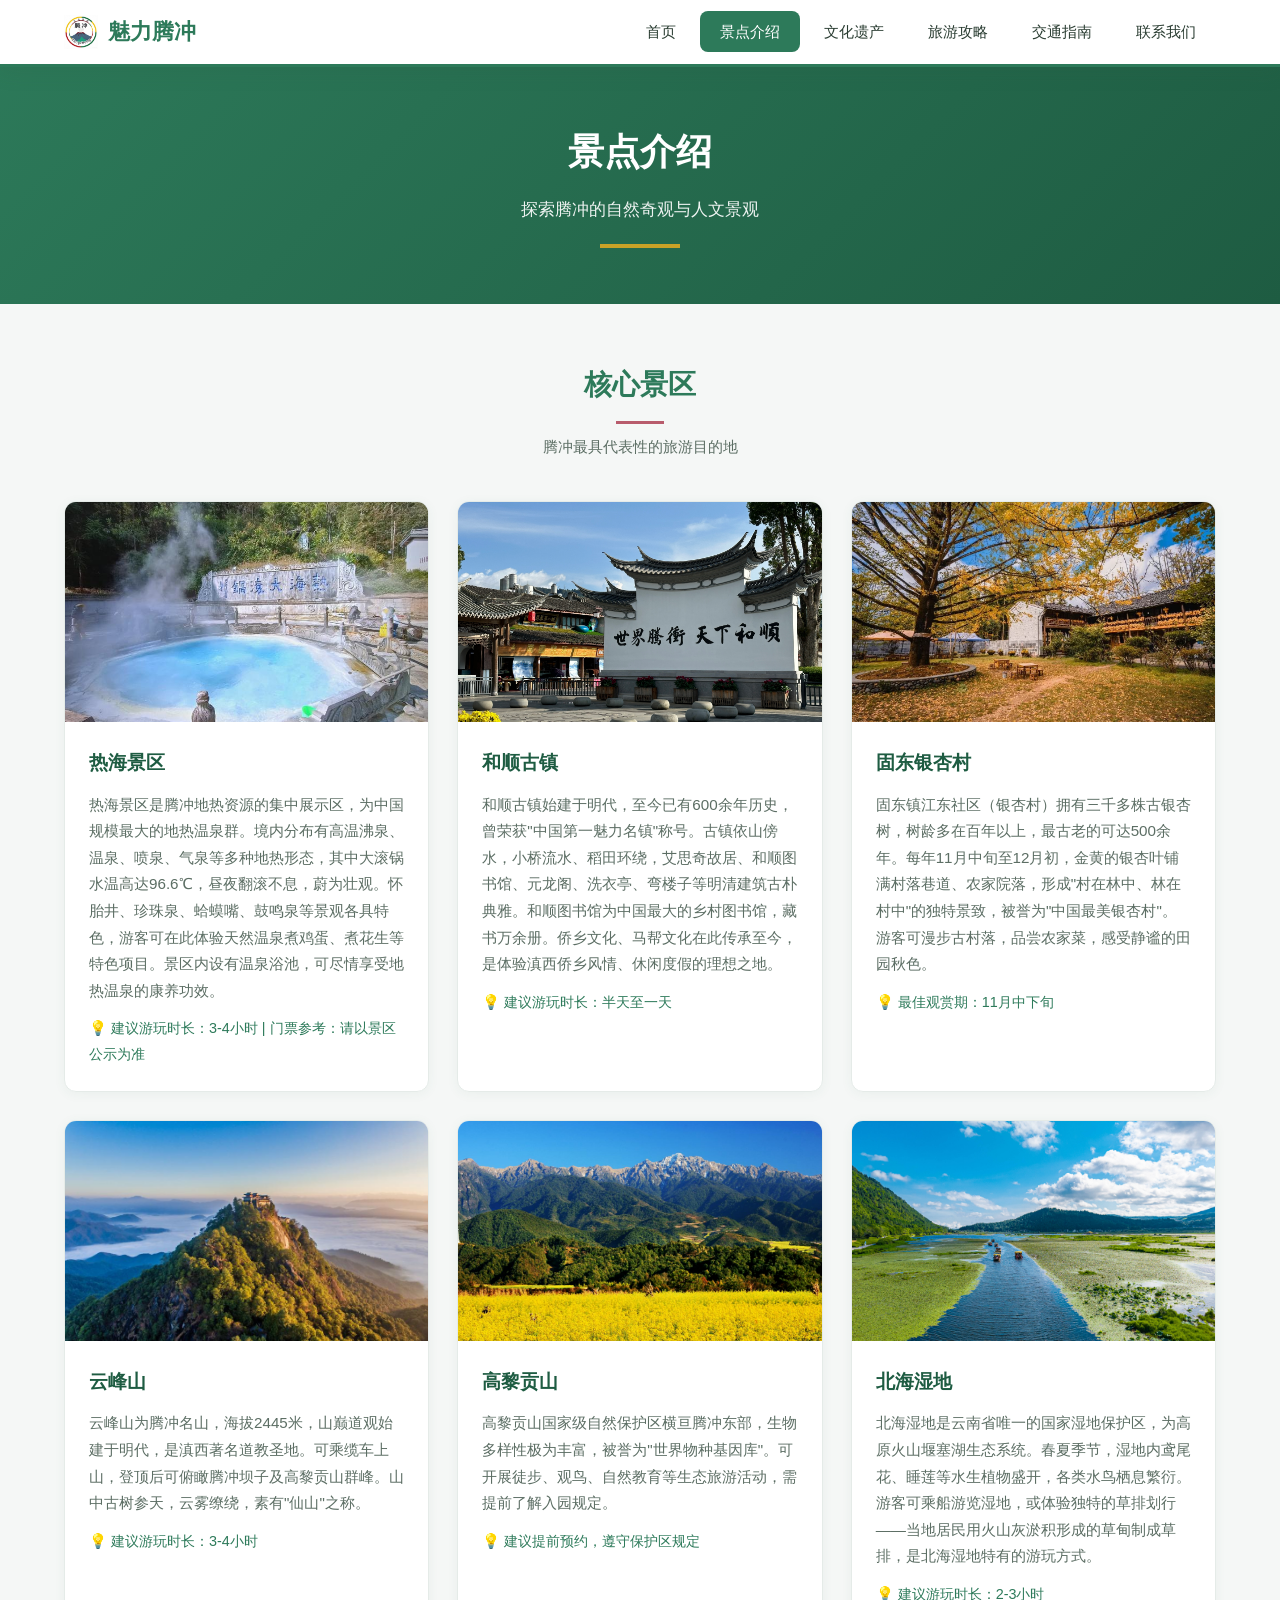
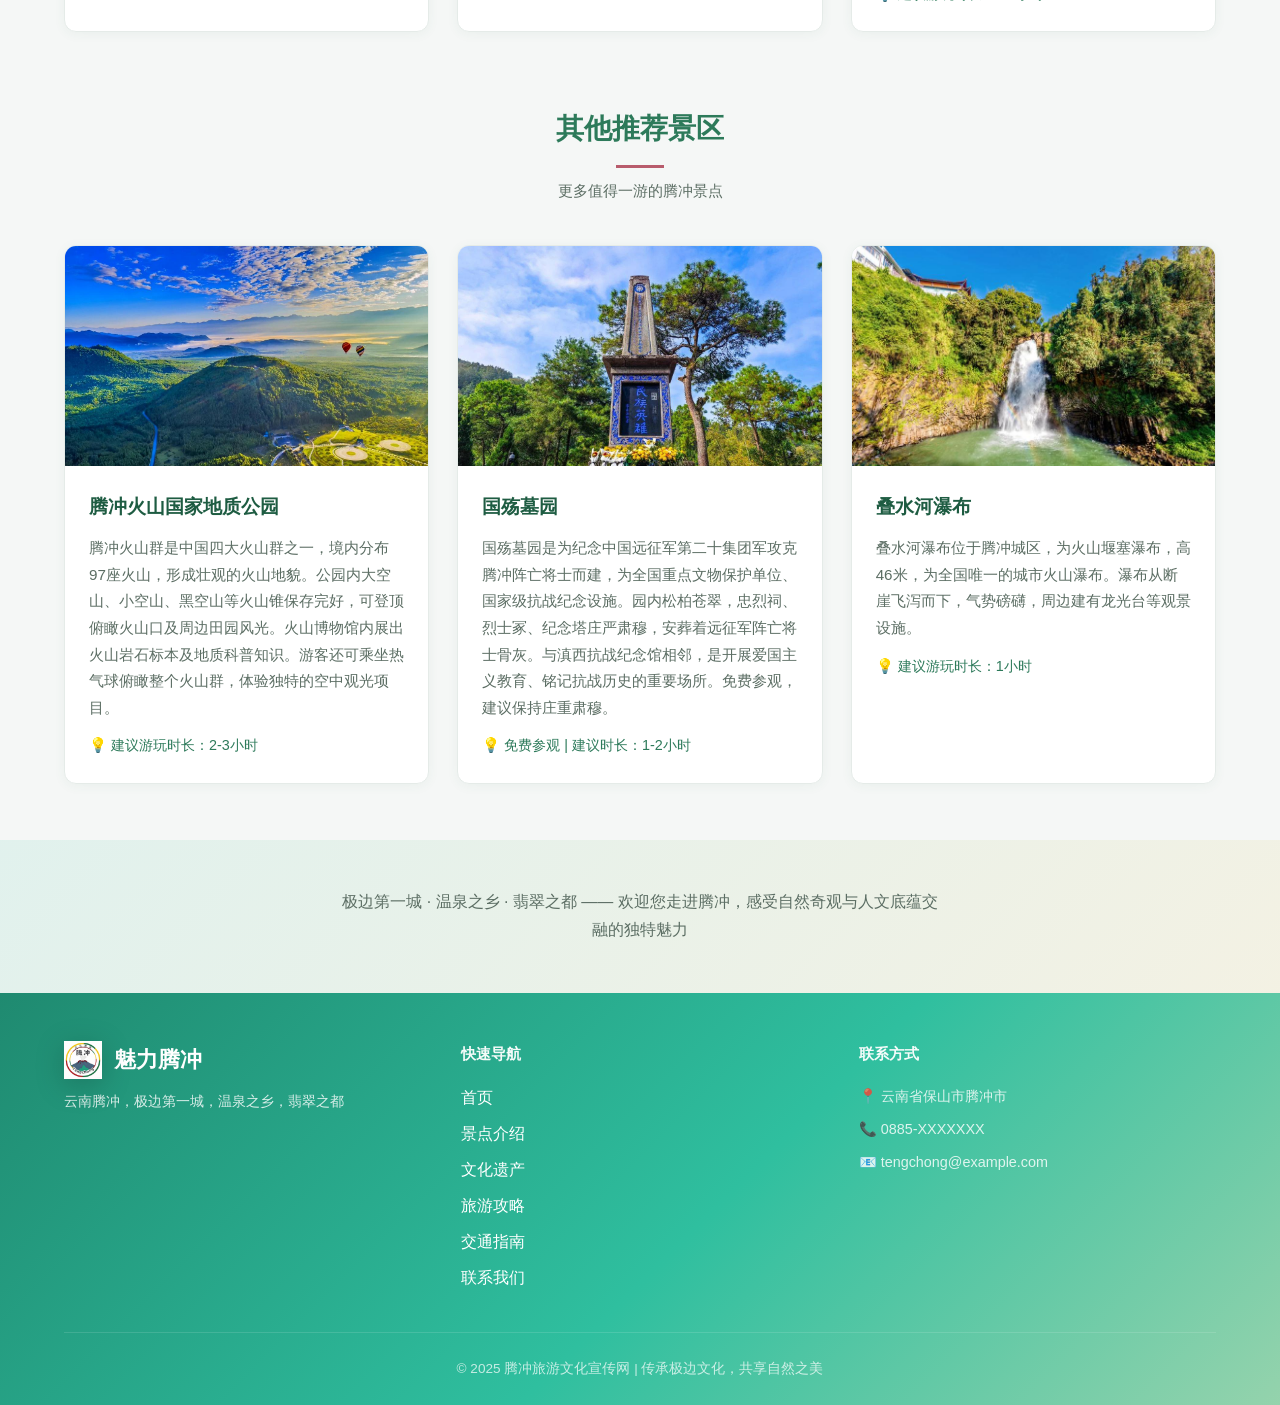
<file: attractions.html>
<!DOCTYPE html>
<html lang="zh-CN">
<head>
    <meta charset="UTF-8">
    <meta name="viewport" content="width=device-width, initial-scale=1.0">
    <title>景点介绍 - 魅力腾冲</title>
    <link rel="stylesheet" href="css/style.css">
    <link rel="stylesheet" href="css/components.css">
</head>
<body data-page="attractions">
    <div id="nav-placeholder"></div>

    <header class="page-header">
        <h1>景点介绍</h1>
        <p>探索腾冲的自然奇观与人文景观</p>
    </header>

    <section class="container">
        <div class="section-title reveal">
            <h2>核心景区</h2>
            <p>腾冲最具代表性的旅游目的地</p>
        </div>
        <div class="card-grid">
            <article class="card reveal" id="hotspring">
                <div class="card-img">
                    <img src="images/attraction-hotspring.jpg" alt="热海景区">
                </div>
                <div class="card-body">
                    <h3 class="card-title">热海景区</h3>
                    <p class="card-text">热海景区是腾冲地热资源的集中展示区，为中国规模最大的地热温泉群。境内分布有高温沸泉、温泉、喷泉、气泉等多种地热形态，其中大滚锅水温高达96.6℃，昼夜翻滚不息，蔚为壮观。怀胎井、珍珠泉、蛤蟆嘴、鼓鸣泉等景观各具特色，游客可在此体验天然温泉煮鸡蛋、煮花生等特色项目。景区内设有温泉浴池，可尽情享受地热温泉的康养功效。</p>
                    <p class="card-text" style="margin-top: 12px; font-size: 0.9rem; color: var(--primary);">💡 建议游玩时长：3-4小时 | 门票参考：请以景区公示为准</p>
                </div>
            </article>
            <article class="card reveal" id="heshun">
                <div class="card-img">
                    <img src="images/attraction-heshun.jpg" alt="和顺古镇">
                </div>
                <div class="card-body">
                    <h3 class="card-title">和顺古镇</h3>
                    <p class="card-text">和顺古镇始建于明代，至今已有600余年历史，曾荣获"中国第一魅力名镇"称号。古镇依山傍水，小桥流水、稻田环绕，艾思奇故居、和顺图书馆、元龙阁、洗衣亭、弯楼子等明清建筑古朴典雅。和顺图书馆为中国最大的乡村图书馆，藏书万余册。侨乡文化、马帮文化在此传承至今，是体验滇西侨乡风情、休闲度假的理想之地。</p>
                    <p class="card-text" style="margin-top: 12px; font-size: 0.9rem; color: var(--primary);">💡 建议游玩时长：半天至一天</p>
                </div>
            </article>
            <article class="card reveal" id="ginkgo">
                <div class="card-img">
                    <img src="images/attraction-ginkgo.jpg" alt="银杏村">
                </div>
                <div class="card-body">
                    <h3 class="card-title">固东银杏村</h3>
                    <p class="card-text">固东镇江东社区（银杏村）拥有三千多株古银杏树，树龄多在百年以上，最古老的可达500余年。每年11月中旬至12月初，金黄的银杏叶铺满村落巷道、农家院落，形成"村在林中、林在村中"的独特景致，被誉为"中国最美银杏村"。游客可漫步古村落，品尝农家菜，感受静谧的田园秋色。</p>
                    <p class="card-text" style="margin-top: 12px; font-size: 0.9rem; color: var(--primary);">💡 最佳观赏期：11月中下旬</p>
                </div>
            </article>
            <article class="card reveal" id="yunfeng">
                <div class="card-img">
                    <img src="images/attraction-yunfeng.jpg" alt="云峰山">
                </div>
                <div class="card-body">
                    <h3 class="card-title">云峰山</h3>
                    <p class="card-text">云峰山为腾冲名山，海拔2445米，山巅道观始建于明代，是滇西著名道教圣地。可乘缆车上山，登顶后可俯瞰腾冲坝子及高黎贡山群峰。山中古树参天，云雾缭绕，素有"仙山"之称。</p>
                    <p class="card-text" style="margin-top: 12px; font-size: 0.9rem; color: var(--primary);">💡 建议游玩时长：3-4小时</p>
                </div>
            </article>
            <article class="card reveal" id="gaoligong">
                <div class="card-img">
                    <img src="images/attraction-gaoligong.jpg" alt="高黎贡山">
                </div>
                <div class="card-body">
                    <h3 class="card-title">高黎贡山</h3>
                    <p class="card-text">高黎贡山国家级自然保护区横亘腾冲东部，生物多样性极为丰富，被誉为"世界物种基因库"。可开展徒步、观鸟、自然教育等生态旅游活动，需提前了解入园规定。</p>
                    <p class="card-text" style="margin-top: 12px; font-size: 0.9rem; color: var(--primary);">💡 建议提前预约，遵守保护区规定</p>
                </div>
            </article>
            <article class="card reveal" id="wetland">
                <div class="card-img">
                    <img src="images/attraction-wetland.jpg" alt="北海湿地">
                </div>
                <div class="card-body">
                    <h3 class="card-title">北海湿地</h3>
                    <p class="card-text">北海湿地是云南省唯一的国家湿地保护区，为高原火山堰塞湖生态系统。春夏季节，湿地内鸢尾花、睡莲等水生植物盛开，各类水鸟栖息繁衍。游客可乘船游览湿地，或体验独特的草排划行——当地居民用火山灰淤积形成的草甸制成草排，是北海湿地特有的游玩方式。</p>
                    <p class="card-text" style="margin-top: 12px; font-size: 0.9rem; color: var(--primary);">💡 建议游玩时长：2-3小时</p>
                </div>
            </article>
        </div>

        <div class="section-title reveal" style="margin-top: 72px;">
            <h2>其他推荐景区</h2>
            <p>更多值得一游的腾冲景点</p>
        </div>
        <div class="card-grid">
            <article class="card reveal" id="volcano">
                <div class="card-img">
                    <img src="images/attraction-volcano.jpg" alt="火山公园">
                </div>
                <div class="card-body">
                    <h3 class="card-title">腾冲火山国家地质公园</h3>
                    <p class="card-text">腾冲火山群是中国四大火山群之一，境内分布97座火山，形成壮观的火山地貌。公园内大空山、小空山、黑空山等火山锥保存完好，可登顶俯瞰火山口及周边田园风光。火山博物馆内展出火山岩石标本及地质科普知识。游客还可乘坐热气球俯瞰整个火山群，体验独特的空中观光项目。</p>
                    <p class="card-text" style="margin-top: 12px; font-size: 0.9rem; color: var(--primary);">💡 建议游玩时长：2-3小时</p>
                </div>
            </article>
            <article class="card reveal" id="memorial">
                <div class="card-img">
                    <img src="images/attraction-memorial.jpg" alt="国殇墓园">
                </div>
                <div class="card-body">
                    <h3 class="card-title">国殇墓园</h3>
                    <p class="card-text">国殇墓园是为纪念中国远征军第二十集团军攻克腾冲阵亡将士而建，为全国重点文物保护单位、国家级抗战纪念设施。园内松柏苍翠，忠烈祠、烈士冢、纪念塔庄严肃穆，安葬着远征军阵亡将士骨灰。与滇西抗战纪念馆相邻，是开展爱国主义教育、铭记抗战历史的重要场所。免费参观，建议保持庄重肃穆。</p>
                    <p class="card-text" style="margin-top: 12px; font-size: 0.9rem; color: var(--primary);">💡 免费参观 | 建议时长：1-2小时</p>
                </div>
            </article>
            <article class="card reveal" id="dieshui">
                <div class="card-img">
                    <img src="images/attraction-dieshui.jpg" alt="叠水河瀑布">
                </div>
                <div class="card-body">
                    <h3 class="card-title">叠水河瀑布</h3>
                    <p class="card-text">叠水河瀑布位于腾冲城区，为火山堰塞瀑布，高46米，为全国唯一的城市火山瀑布。瀑布从断崖飞泻而下，气势磅礴，周边建有龙光台等观景设施。</p>
                    <p class="card-text" style="margin-top: 12px; font-size: 0.9rem; color: var(--primary);">💡 建议游玩时长：1小时</p>
                </div>
            </article>
        </div>
    </section>

    <div id="footer-placeholder"></div>

    <script src="components/nav.js"></script>
    <script src="components/footer.js"></script>
    <script src="js/main.js"></script>
</body>
</html>
</file>
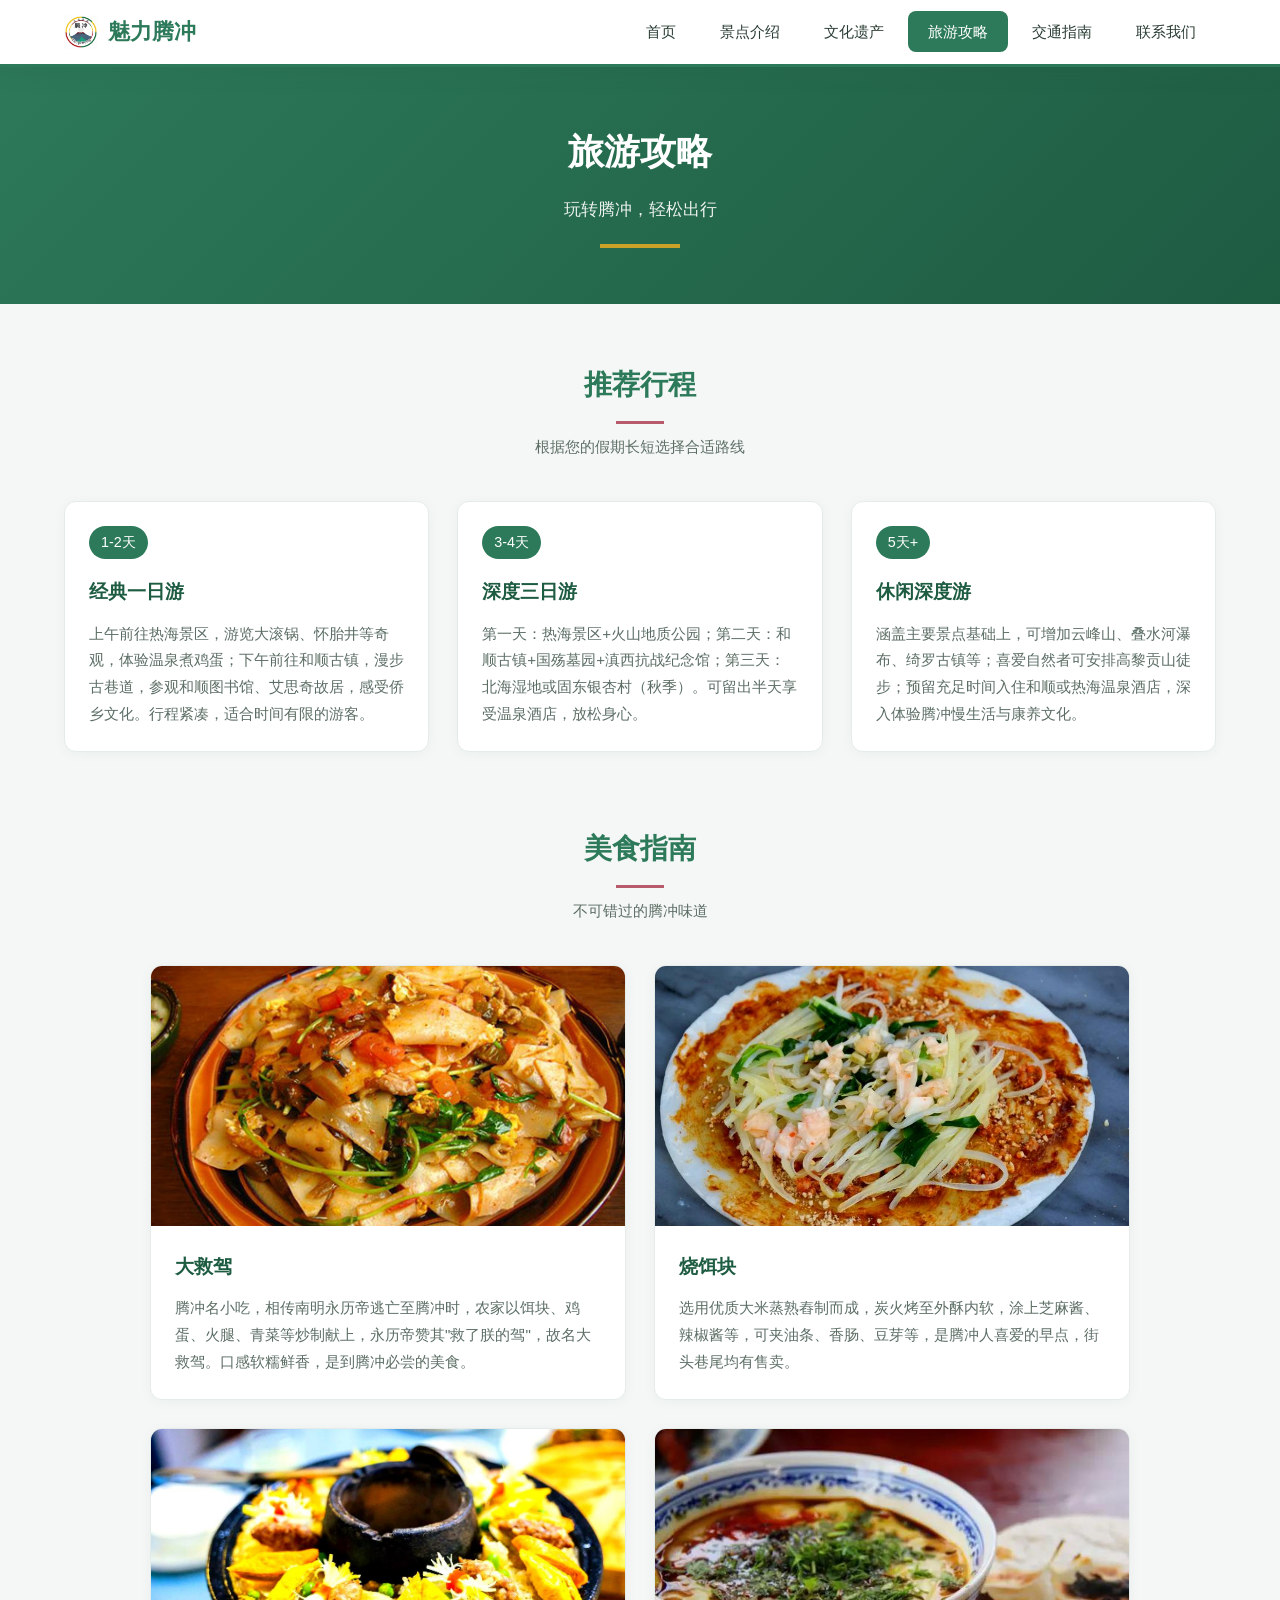
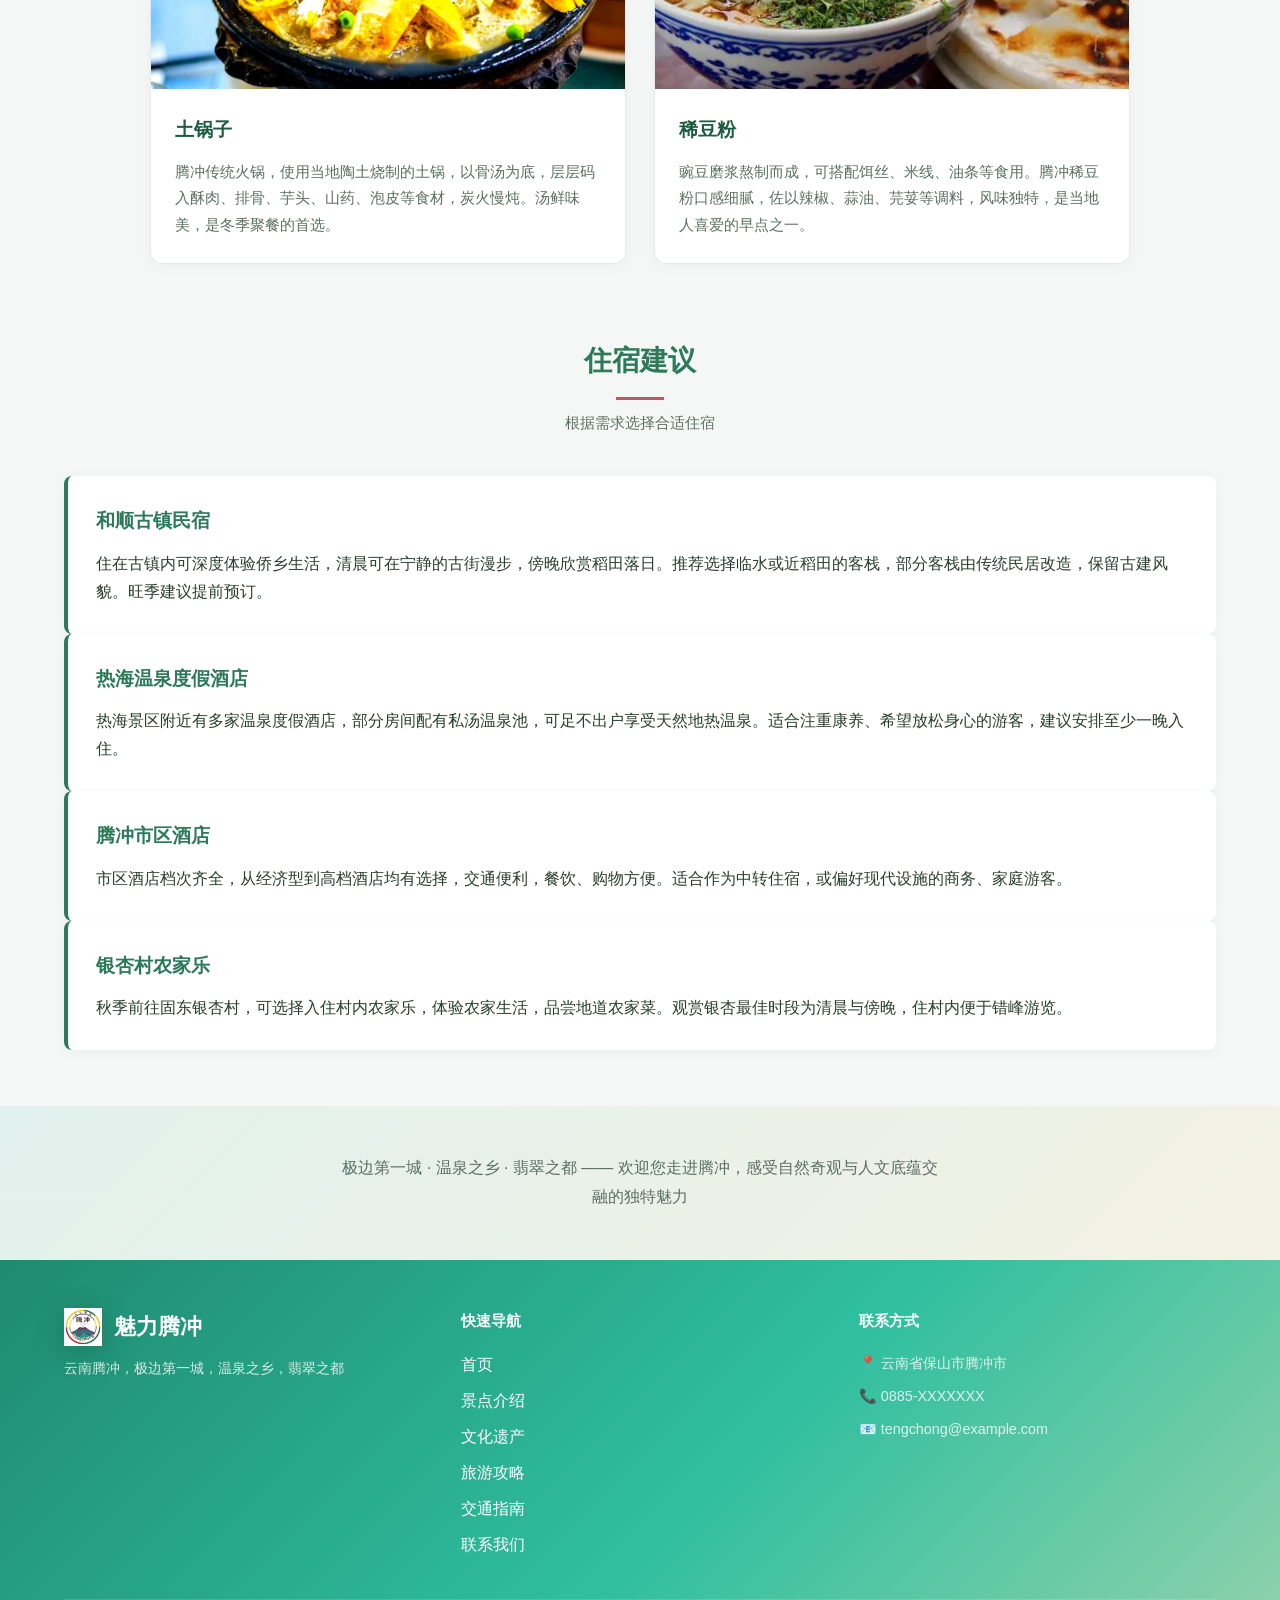
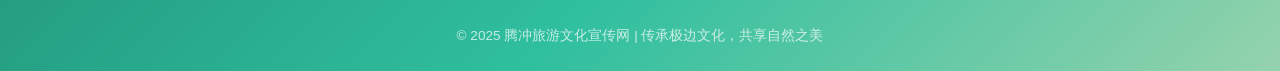
<file: guide.html>
<!DOCTYPE html>
<html lang="zh-CN">
<head>
    <meta charset="UTF-8">
    <meta name="viewport" content="width=device-width, initial-scale=1.0">
    <title>旅游攻略 - 魅力腾冲</title>
    <link rel="stylesheet" href="css/style.css">
    <link rel="stylesheet" href="css/components.css">
</head>
<body data-page="guide">
    <div id="nav-placeholder"></div>

    <header class="page-header">
        <h1>旅游攻略</h1>
        <p>玩转腾冲，轻松出行</p>
    </header>

    <section class="container">
        <div class="section-title reveal">
            <h2>推荐行程</h2>
            <p>根据您的假期长短选择合适路线</p>
        </div>
        <div class="card-grid">
            <div class="card reveal">
                <div class="card-body">
                    <div class="tag-days">1-2天</div>
                    <h3 class="card-title">经典一日游</h3>
                    <p class="card-text">上午前往热海景区，游览大滚锅、怀胎井等奇观，体验温泉煮鸡蛋；下午前往和顺古镇，漫步古巷道，参观和顺图书馆、艾思奇故居，感受侨乡文化。行程紧凑，适合时间有限的游客。</p>
                </div>
            </div>
            <div class="card reveal">
                <div class="card-body">
                    <div class="tag-days">3-4天</div>
                    <h3 class="card-title">深度三日游</h3>
                    <p class="card-text">第一天：热海景区+火山地质公园；第二天：和顺古镇+国殇墓园+滇西抗战纪念馆；第三天：北海湿地或固东银杏村（秋季）。可留出半天享受温泉酒店，放松身心。</p>
                </div>
            </div>
            <div class="card reveal">
                <div class="card-body">
                    <div class="tag-days">5天+</div>
                    <h3 class="card-title">休闲深度游</h3>
                    <p class="card-text">涵盖主要景点基础上，可增加云峰山、叠水河瀑布、绮罗古镇等；喜爱自然者可安排高黎贡山徒步；预留充足时间入住和顺或热海温泉酒店，深入体验腾冲慢生活与康养文化。</p>
                </div>
            </div>
        </div>

        <div class="section-title reveal" style="margin-top: 72px;">
            <h2>美食指南</h2>
            <p>不可错过的腾冲味道</p>
        </div>
        <div class="card-grid food-grid">
            <div class="card reveal">
                <div class="card-img">
                    <img src="images/food-dabaozi.jpg" alt="大救驾">
                </div>
                <div class="card-body">
                    <h3 class="card-title">大救驾</h3>
                    <p class="card-text">腾冲名小吃，相传南明永历帝逃亡至腾冲时，农家以饵块、鸡蛋、火腿、青菜等炒制献上，永历帝赞其"救了朕的驾"，故名大救驾。口感软糯鲜香，是到腾冲必尝的美食。</p>
                </div>
            </div>
            <div class="card reveal">
                <div class="card-img">
                    <img src="images/food-erkuai.jpg" alt="烧饵块">
                </div>
                <div class="card-body">
                    <h3 class="card-title">烧饵块</h3>
                    <p class="card-text">选用优质大米蒸熟舂制而成，炭火烤至外酥内软，涂上芝麻酱、辣椒酱等，可夹油条、香肠、豆芽等，是腾冲人喜爱的早点，街头巷尾均有售卖。</p>
                </div>
            </div>
            <div class="card reveal">
                <div class="card-img">
                    <img src="images/food-guoba.jpg" alt="土锅子">
                </div>
                <div class="card-body">
                    <h3 class="card-title">土锅子</h3>
                    <p class="card-text">腾冲传统火锅，使用当地陶土烧制的土锅，以骨汤为底，层层码入酥肉、排骨、芋头、山药、泡皮等食材，炭火慢炖。汤鲜味美，是冬季聚餐的首选。</p>
                </div>
            </div>
            <div class="card reveal">
                <div class="card-img">
                    <img src="images/food-xidoufen.jpg" alt="腾冲稀豆粉">
                </div>
                <div class="card-body">
                    <h3 class="card-title">稀豆粉</h3>
                    <p class="card-text">豌豆磨浆熬制而成，可搭配饵丝、米线、油条等食用。腾冲稀豆粉口感细腻，佐以辣椒、蒜油、芫荽等调料，风味独特，是当地人喜爱的早点之一。</p>
                </div>
            </div>
        </div>

        <div class="section-title reveal" style="margin-top: 72px;">
            <h2>住宿建议</h2>
            <p>根据需求选择合适住宿</p>
        </div>
        <div class="info-card reveal">
            <h3>和顺古镇民宿</h3>
            <p>住在古镇内可深度体验侨乡生活，清晨可在宁静的古街漫步，傍晚欣赏稻田落日。推荐选择临水或近稻田的客栈，部分客栈由传统民居改造，保留古建风貌。旺季建议提前预订。</p>
        </div>
        <div class="info-card reveal">
            <h3>热海温泉度假酒店</h3>
            <p>热海景区附近有多家温泉度假酒店，部分房间配有私汤温泉池，可足不出户享受天然地热温泉。适合注重康养、希望放松身心的游客，建议安排至少一晚入住。</p>
        </div>
        <div class="info-card reveal">
            <h3>腾冲市区酒店</h3>
            <p>市区酒店档次齐全，从经济型到高档酒店均有选择，交通便利，餐饮、购物方便。适合作为中转住宿，或偏好现代设施的商务、家庭游客。</p>
        </div>
        <div class="info-card reveal">
            <h3>银杏村农家乐</h3>
            <p>秋季前往固东银杏村，可选择入住村内农家乐，体验农家生活，品尝地道农家菜。观赏银杏最佳时段为清晨与傍晚，住村内便于错峰游览。</p>
        </div>
    </section>

    <div id="footer-placeholder"></div>

    <script src="components/nav.js"></script>
    <script src="components/footer.js"></script>
    <script src="js/main.js"></script>
</body>
</html>
</file>
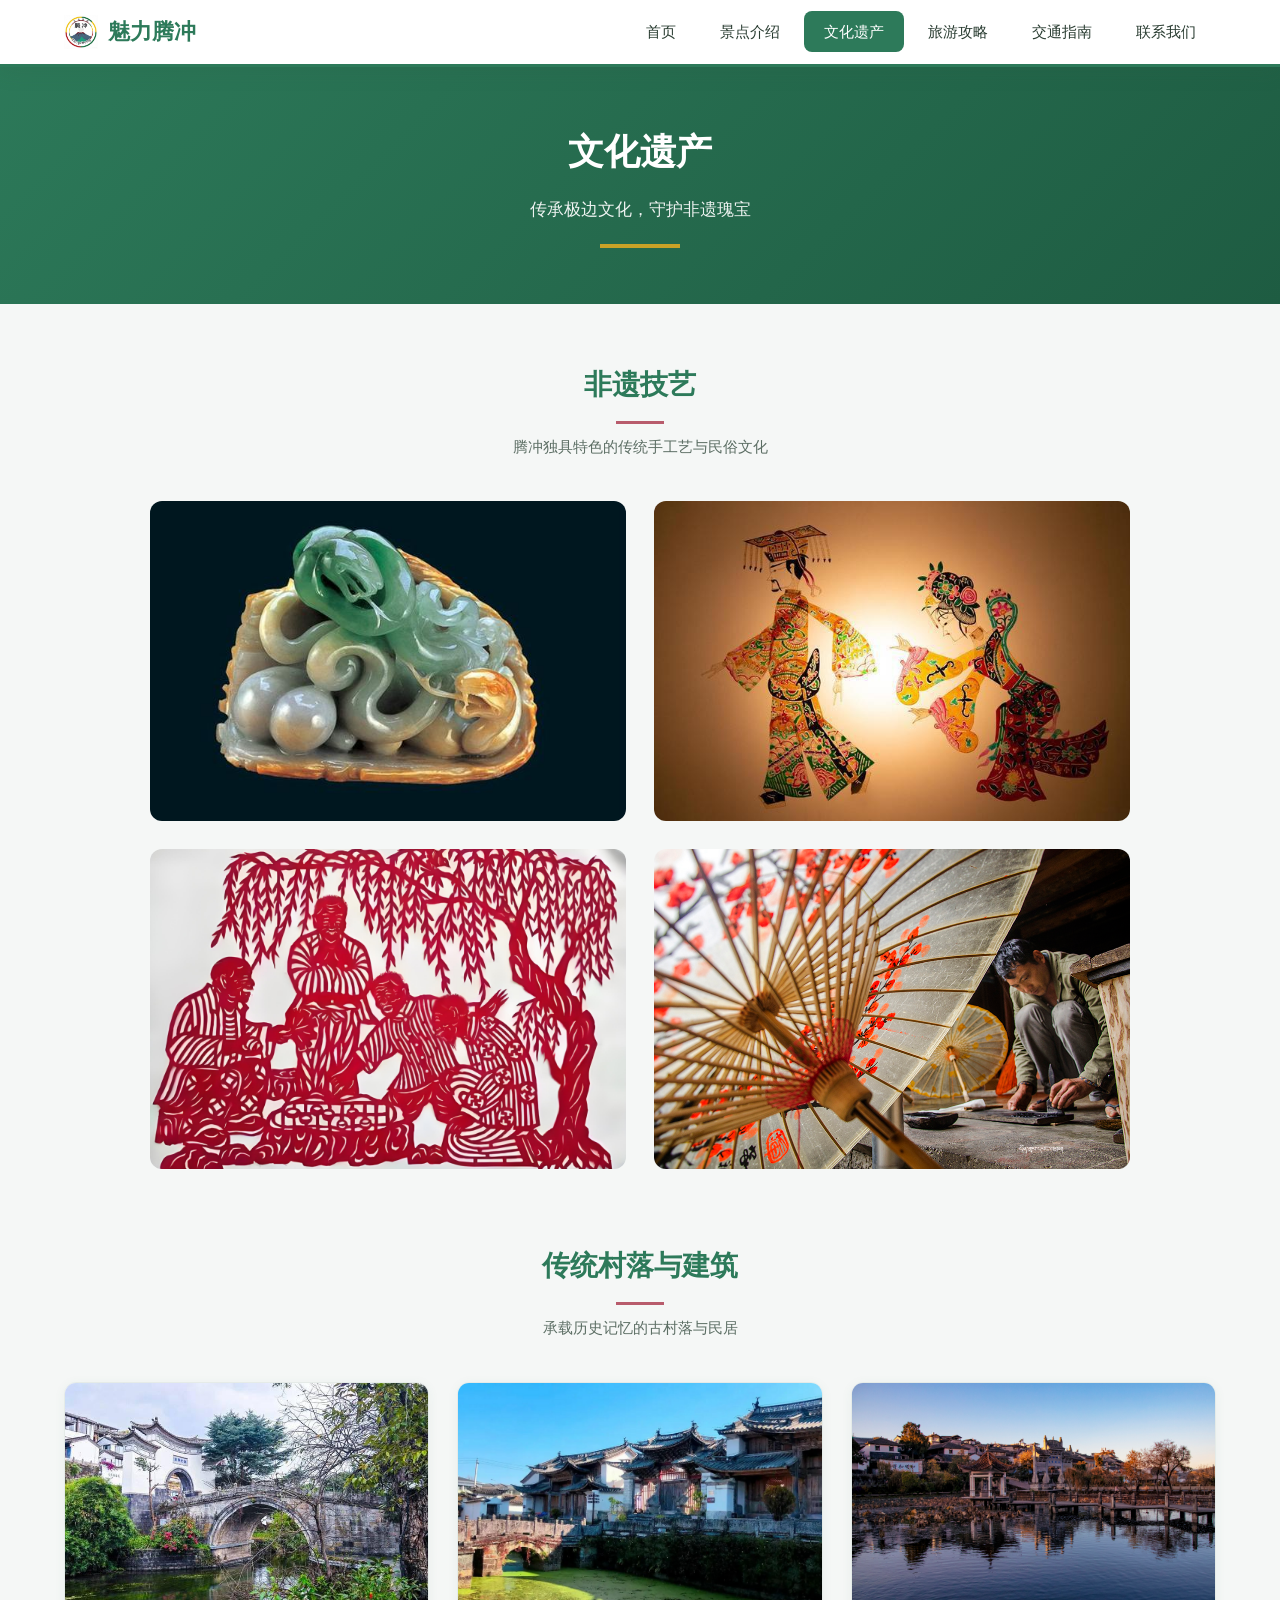
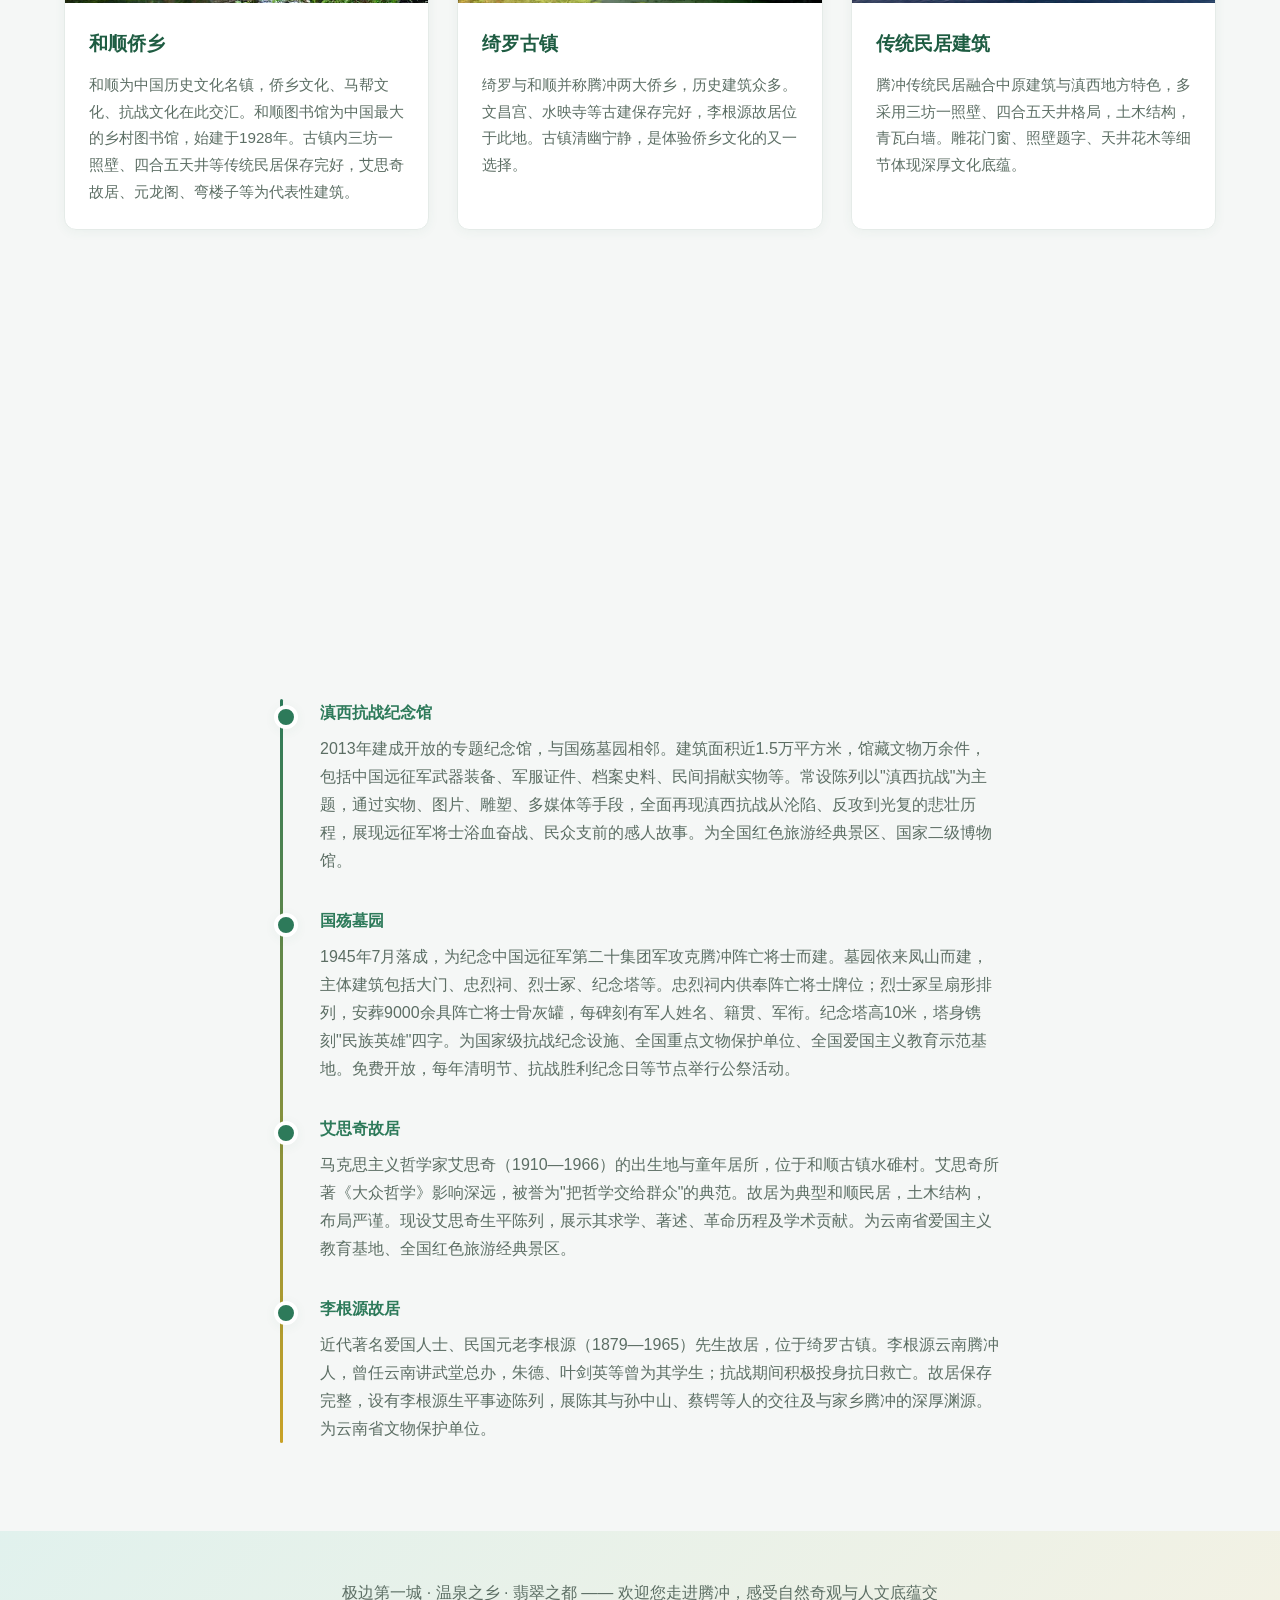
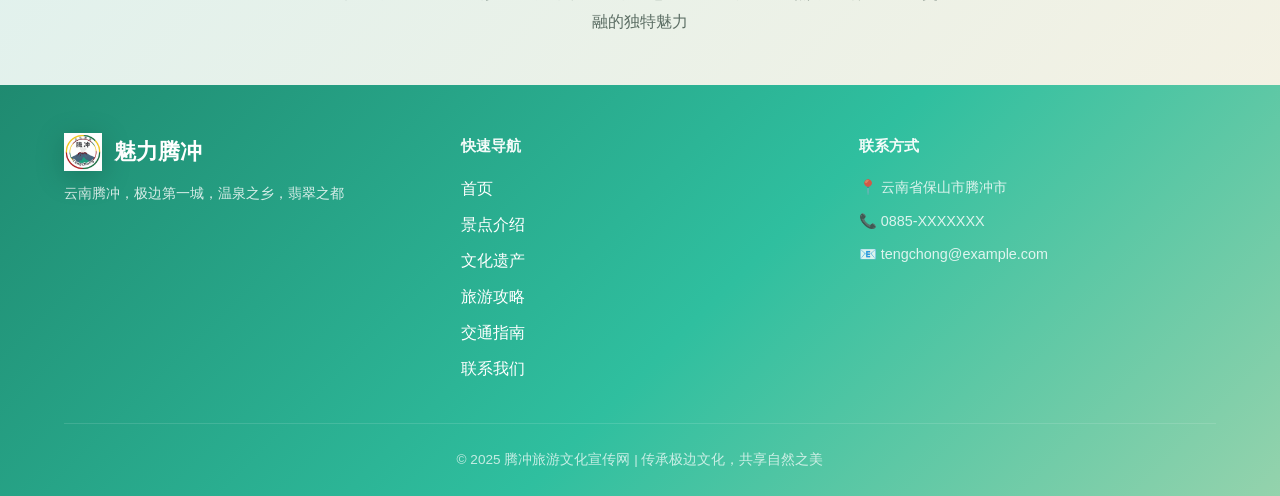
<file: heritage.html>
<!DOCTYPE html>
<html lang="zh-CN">
<head>
    <meta charset="UTF-8">
    <meta name="viewport" content="width=device-width, initial-scale=1.0">
    <title>文化遗产 - 魅力腾冲</title>
    <link rel="stylesheet" href="css/style.css">
    <link rel="stylesheet" href="css/components.css">
</head>
<body data-page="heritage">
    <div id="nav-placeholder"></div>

    <header class="page-header">
        <h1>文化遗产</h1>
        <p>传承极边文化，守护非遗瑰宝</p>
    </header>

    <section class="container">
        <div class="section-title reveal">
            <h2>非遗技艺</h2>
            <p>腾冲独具特色的传统手工艺与民俗文化</p>
        </div>
        <div class="card-grid heritage-grid">
            <div class="card-flip reveal">
                <div class="card-flip-inner">
                    <div class="card-flip-front">
                        <div class="card-img" style="height: 100%;">
                            <img src="images/heritage-jade.jpg" alt="腾冲玉雕" style="height: 100%;">
                        </div>
                    </div>
                    <div class="card-flip-back">
                        <h3>腾冲玉雕</h3>
                        <p>国家级非物质文化遗产。腾冲素有"翡翠城"之称，翡翠加工经营历史达600余年。玉雕技艺以俏色巧雕、精细打磨闻名，融合南北流派，形成独具特色的腾冲工。产品涵盖手镯、挂件、摆件等，远销海内外。</p>
                    </div>
                </div>
            </div>
            <div class="card-flip reveal">
                <div class="card-flip-inner">
                    <div class="card-flip-front">
                        <div class="card-img" style="height: 100%;">
                            <img src="images/heritage-paper.jpg" alt="腾冲皮影">
                        </div>
                    </div>
                    <div class="card-flip-back">
                        <h3>腾冲皮影戏</h3>
                        <p>省级非物质文化遗产。刘家寨皮影戏传承至今已有数代，人物造型精美，雕刻细腻，色彩艳丽。唱腔融合了滇剧、花灯等地方戏曲元素，表演形式独特，是滇西皮影艺术的代表。</p>
                    </div>
                </div>
            </div>
            <div class="card-flip reveal">
                <div class="card-flip-inner">
                    <div class="card-flip-front">
                        <div class="card-img" style="height: 100%;">
                            <img src="images/heritage-papercut.jpg" alt="腾冲剪纸">
                        </div>
                    </div>
                    <div class="card-flip-back">
                        <h3>腾冲剪纸</h3>
                        <p>传统民间剪纸艺术，题材多取自花鸟、人物、吉祥图案，刀工细腻，线条流畅，寓意美好。常用于节庆装饰、婚丧嫁娶等民俗活动，是腾冲民间艺术的重要组成部分。</p>
                    </div>
                </div>
            </div>
            <div class="card-flip reveal">
                <div class="card-flip-inner">
                    <div class="card-flip-front">
                        <div class="card-img" style="height: 100%;">
                            <img src="images/heritage-umbrella.jpg" alt="腾冲油纸伞">
                        </div>
                    </div>
                    <div class="card-flip-back">
                        <h3>腾冲油纸伞</h3>
                        <p>腾冲固东荥阳村油纸伞制作技艺传承逾百年，以竹为骨、以纸为面、以桐油为饰，做工精细。成品兼具实用与观赏价值，深受游客喜爱。</p>
                    </div>
                </div>
            </div>
        </div>

        <div class="section-title reveal" style="margin-top: 72px;">
            <h2>传统村落与建筑</h2>
            <p>承载历史记忆的古村落与民居</p>
        </div>
        <div class="card-grid">
            <div class="card reveal">
                <div class="card-img">
                    <img src="images/heritage-heshun.jpg" alt="和顺古镇">
                </div>
                <div class="card-body">
                    <h3 class="card-title">和顺侨乡</h3>
                    <p class="card-text">和顺为中国历史文化名镇，侨乡文化、马帮文化、抗战文化在此交汇。和顺图书馆为中国最大的乡村图书馆，始建于1928年。古镇内三坊一照壁、四合五天井等传统民居保存完好，艾思奇故居、元龙阁、弯楼子等为代表性建筑。</p>
                </div>
            </div>
            <div class="card reveal">
                <div class="card-img">
                    <img src="images/heritage-qiluo.jpg" alt="绮罗古镇">
                </div>
                <div class="card-body">
                    <h3 class="card-title">绮罗古镇</h3>
                    <p class="card-text">绮罗与和顺并称腾冲两大侨乡，历史建筑众多。文昌宫、水映寺等古建保存完好，李根源故居位于此地。古镇清幽宁静，是体验侨乡文化的又一选择。</p>
                </div>
            </div>
            <div class="card reveal">
                <div class="card-img">
                    <img src="images/heritage-yunfeng.jpg" alt="传统民居">
                </div>
                <div class="card-body">
                    <h3 class="card-title">传统民居建筑</h3>
                    <p class="card-text">腾冲传统民居融合中原建筑与滇西地方特色，多采用三坊一照壁、四合五天井格局，土木结构，青瓦白墙。雕花门窗、照壁题字、天井花木等细节体现深厚文化底蕴。</p>
                </div>
            </div>
        </div>

        <div class="section-title reveal" style="margin-top: 72px;">
            <h2>抗战文化与红色记忆</h2>
            <p>铭记历史，缅怀英烈</p>
        </div>
        <div class="official-intro reveal" style="margin-bottom: 40px;">
            <p>
                1942年5月，日军进犯滇西，腾冲沦陷。1944年5月，中国远征军第二十集团军强渡怒江，发起滇西反攻。历经127天浴血奋战，远征军于9月14日收复腾冲，腾冲成为抗战时期全国首个光复的县城。在这场战役中，远征军伤亡官兵近两万人，腾冲城几乎被战火夷为平地。战后，为安葬阵亡将士、告慰英灵，在当时的国民政府和社会各界努力下，于1945年建成国殇墓园。这段悲壮的历史，与驼峰航线、滇缅公路一道，构成了腾冲深厚的抗战文化底蕴，是开展爱国主义教育、传承红色记忆的重要资源。
            </p>
        </div>
        <div class="timeline reveal" style="max-width: 720px; margin: 0 auto;">
            <div class="timeline-item">
                <h4>滇西抗战纪念馆</h4>
                <p>2013年建成开放的专题纪念馆，与国殇墓园相邻。建筑面积近1.5万平方米，馆藏文物万余件，包括中国远征军武器装备、军服证件、档案史料、民间捐献实物等。常设陈列以"滇西抗战"为主题，通过实物、图片、雕塑、多媒体等手段，全面再现滇西抗战从沦陷、反攻到光复的悲壮历程，展现远征军将士浴血奋战、民众支前的感人故事。为全国红色旅游经典景区、国家二级博物馆。</p>
            </div>
            <div class="timeline-item">
                <h4>国殇墓园</h4>
                <p>1945年7月落成，为纪念中国远征军第二十集团军攻克腾冲阵亡将士而建。墓园依来凤山而建，主体建筑包括大门、忠烈祠、烈士冢、纪念塔等。忠烈祠内供奉阵亡将士牌位；烈士冢呈扇形排列，安葬9000余具阵亡将士骨灰罐，每碑刻有军人姓名、籍贯、军衔。纪念塔高10米，塔身镌刻"民族英雄"四字。为国家级抗战纪念设施、全国重点文物保护单位、全国爱国主义教育示范基地。免费开放，每年清明节、抗战胜利纪念日等节点举行公祭活动。</p>
            </div>
            <div class="timeline-item">
                <h4>艾思奇故居</h4>
                <p>马克思主义哲学家艾思奇（1910—1966）的出生地与童年居所，位于和顺古镇水碓村。艾思奇所著《大众哲学》影响深远，被誉为"把哲学交给群众"的典范。故居为典型和顺民居，土木结构，布局严谨。现设艾思奇生平陈列，展示其求学、著述、革命历程及学术贡献。为云南省爱国主义教育基地、全国红色旅游经典景区。</p>
            </div>
            <div class="timeline-item">
                <h4>李根源故居</h4>
                <p>近代著名爱国人士、民国元老李根源（1879—1965）先生故居，位于绮罗古镇。李根源云南腾冲人，曾任云南讲武堂总办，朱德、叶剑英等曾为其学生；抗战期间积极投身抗日救亡。故居保存完整，设有李根源生平事迹陈列，展陈其与孙中山、蔡锷等人的交往及与家乡腾冲的深厚渊源。为云南省文物保护单位。</p>
            </div>
        </div>
    </section>

    <div id="footer-placeholder"></div>

    <script src="components/nav.js"></script>
    <script src="components/footer.js"></script>
    <script src="js/main.js"></script>
</body>
</html>
</file>
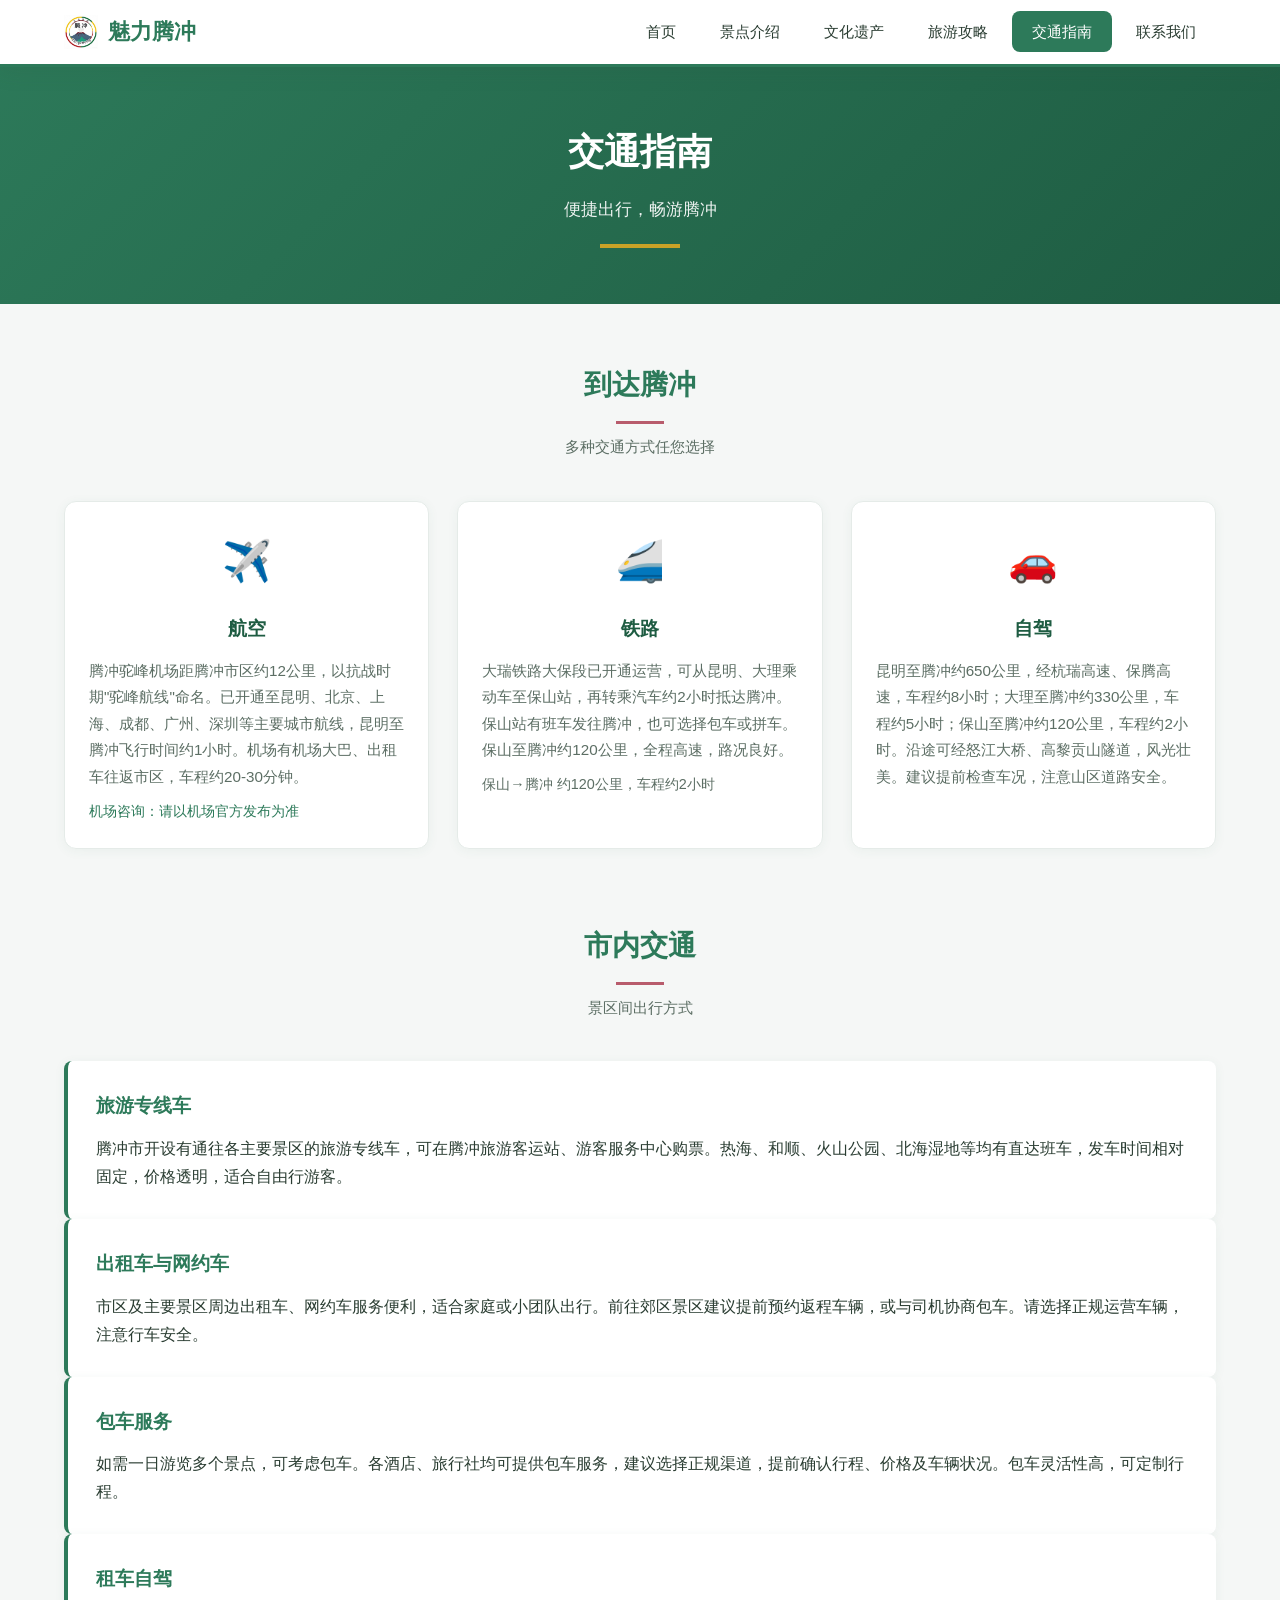
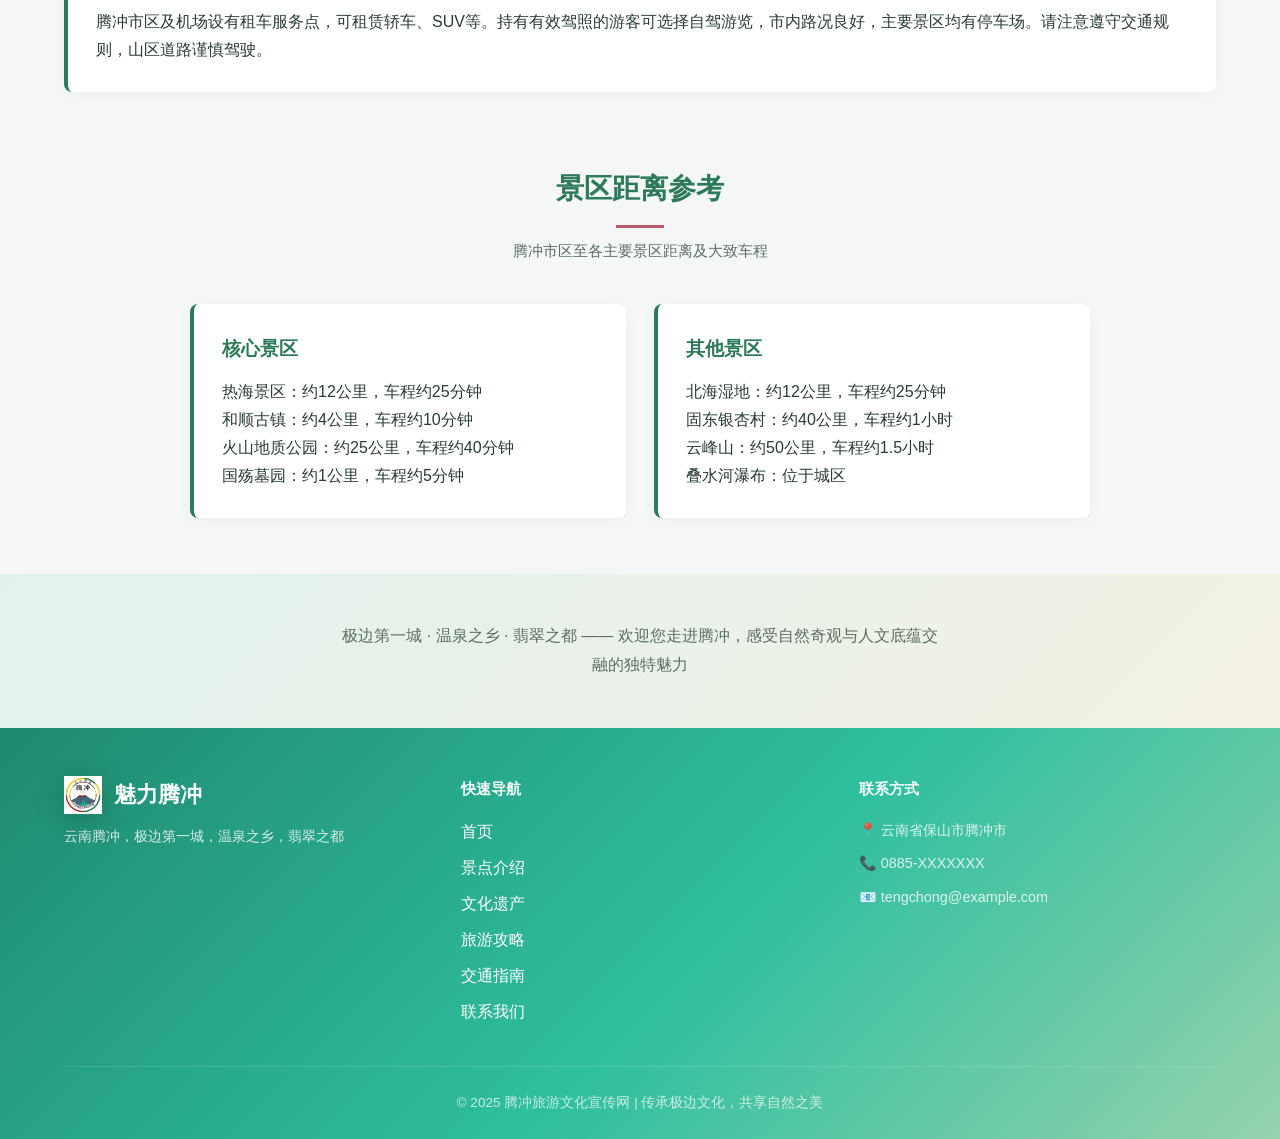
<file: transport.html>
<!DOCTYPE html>
<html lang="zh-CN">
<head>
    <meta charset="UTF-8">
    <meta name="viewport" content="width=device-width, initial-scale=1.0">
    <title>交通指南 - 魅力腾冲</title>
    <link rel="stylesheet" href="css/style.css">
    <link rel="stylesheet" href="css/components.css">
</head>
<body data-page="transport">
    <div id="nav-placeholder"></div>

    <header class="page-header">
        <h1>交通指南</h1>
        <p>便捷出行，畅游腾冲</p>
    </header>

    <section class="container">
        <div class="section-title reveal">
            <h2>到达腾冲</h2>
            <p>多种交通方式任您选择</p>
        </div>
        <div class="card-grid transport-arrival-grid">
            <div class="card reveal">
                <div class="card-body">
                    <div class="transport-icon">✈️</div>
                    <h3 class="card-title">航空</h3>
                    <p class="card-text">腾冲驼峰机场距腾冲市区约12公里，以抗战时期"驼峰航线"命名。已开通至昆明、北京、上海、成都、广州、深圳等主要城市航线，昆明至腾冲飞行时间约1小时。机场有机场大巴、出租车往返市区，车程约20-30分钟。</p>
                    <p class="card-text" style="margin-top: 8px; font-size: 0.9rem; color: var(--primary);">机场咨询：请以机场官方发布为准</p>
                </div>
            </div>
            <div class="card reveal">
                <div class="card-body">
                    <div class="transport-icon">🚄</div>
                    <h3 class="card-title">铁路</h3>
                    <p class="card-text">大瑞铁路大保段已开通运营，可从昆明、大理乘动车至保山站，再转乘汽车约2小时抵达腾冲。保山站有班车发往腾冲，也可选择包车或拼车。保山至腾冲约120公里，全程高速，路况良好。</p>
                    <p class="card-text" style="margin-top: 8px; font-size: 0.9rem;">保山→腾冲 约120公里，车程约2小时</p>
                </div>
            </div>
            <div class="card reveal">
                <div class="card-body">
                    <div class="transport-icon">🚗</div>
                    <h3 class="card-title">自驾</h3>
                    <p class="card-text">昆明至腾冲约650公里，经杭瑞高速、保腾高速，车程约8小时；大理至腾冲约330公里，车程约5小时；保山至腾冲约120公里，车程约2小时。沿途可经怒江大桥、高黎贡山隧道，风光壮美。建议提前检查车况，注意山区道路安全。</p>
                </div>
            </div>
        </div>

        <div class="section-title reveal" style="margin-top: 72px;">
            <h2>市内交通</h2>
            <p>景区间出行方式</p>
        </div>
        <div class="info-card reveal">
            <h3>旅游专线车</h3>
            <p>腾冲市开设有通往各主要景区的旅游专线车，可在腾冲旅游客运站、游客服务中心购票。热海、和顺、火山公园、北海湿地等均有直达班车，发车时间相对固定，价格透明，适合自由行游客。</p>
        </div>
        <div class="info-card reveal">
            <h3>出租车与网约车</h3>
            <p>市区及主要景区周边出租车、网约车服务便利，适合家庭或小团队出行。前往郊区景区建议提前预约返程车辆，或与司机协商包车。请选择正规运营车辆，注意行车安全。</p>
        </div>
        <div class="info-card reveal">
            <h3>包车服务</h3>
            <p>如需一日游览多个景点，可考虑包车。各酒店、旅行社均可提供包车服务，建议选择正规渠道，提前确认行程、价格及车辆状况。包车灵活性高，可定制行程。</p>
        </div>
        <div class="info-card reveal">
            <h3>租车自驾</h3>
            <p>腾冲市区及机场设有租车服务点，可租赁轿车、SUV等。持有有效驾照的游客可选择自驾游览，市内路况良好，主要景区均有停车场。请注意遵守交通规则，山区道路谨慎驾驶。</p>
        </div>

        <div class="section-title reveal" style="margin-top: 72px;">
            <h2>景区距离参考</h2>
            <p>腾冲市区至各主要景区距离及大致车程</p>
        </div>
        <div class="card-grid distance-grid">
            <div class="info-card reveal">
                <h3>核心景区</h3>
                <p>热海景区：约12公里，车程约25分钟<br>和顺古镇：约4公里，车程约10分钟<br>火山地质公园：约25公里，车程约40分钟<br>国殇墓园：约1公里，车程约5分钟</p>
            </div>
            <div class="info-card reveal">
                <h3>其他景区</h3>
                <p>北海湿地：约12公里，车程约25分钟<br>固东银杏村：约40公里，车程约1小时<br>云峰山：约50公里，车程约1.5小时<br>叠水河瀑布：位于城区</p>
            </div>
        </div>
    </section>

    <div id="footer-placeholder"></div>

    <script src="components/nav.js"></script>
    <script src="components/footer.js"></script>
    <script src="js/main.js"></script>
</body>
</html>
</file>
<file: css/style.css>
/**
 * 腾冲旅游文化宣传网 - 主样式表
 * 设计理念：官方大气 | 腾冲文化配色
 * 配色：翡翠绿(玉文化) + 中国红(庄严) + 银杏金(秋色)
 */

/* ========== CSS 变量 - 腾冲文化配色（柔和舒适） ========== */
:root {
    --primary: #2d7a5a;           /* 柔和翡翠绿 */
    --primary-light: #3d9a72;
    --primary-dark: #1e5c42;
    --accent: #b85c6c;            /* 柔和绛红 */
    --accent-gold: #c9a227;       /* 银杏金 */
    --accent-gold-light: #e6c85c;
    --footer-bg: #1f8a70;         /* 更明亮欢快的青绿 */
    --footer-bg-light: #2fbf9f;
    --bg-light: #f5f7f6;
    --bg-section: #ffffff;
    --text-dark: #2a3d32;
    --text-light: #5c6e64;
    --white: #ffffff;
    --border-light: #e5ebe8;
    --shadow: 0 2px 12px rgba(45, 122, 90, 0.06);
    --shadow-hover: 0 6px 24px rgba(45, 122, 90, 0.12);
    --radius: 8px;
    --radius-lg: 12px;
    --transition: all 0.3s cubic-bezier(0.4, 0, 0.2, 1);
}

/* ========== 基础重置 ========== */
* {
    margin: 0;
    padding: 0;
    box-sizing: border-box;
    -webkit-tap-highlight-color: transparent;
}

html {
    scroll-behavior: smooth;
    -webkit-text-size-adjust: 100%;
}

body {
    font-family: 'Microsoft YaHei', 'PingFang SC', 'SimHei', sans-serif;
    line-height: 1.75;
    color: var(--text-dark);
    background-color: var(--bg-light);
    overflow-x: hidden;
}

a {
    text-decoration: none;
    color: inherit;
    transition: var(--transition);
}

button:focus-visible,
a:focus-visible,
input:focus-visible,
select:focus-visible,
textarea:focus-visible {
    outline: 2px solid var(--primary);
    outline-offset: 2px;
}

img {
    max-width: 100%;
    height: auto;
    display: block;
}

/* ========== 导航栏 - 官方风格 ========== */
.main-nav {
    position: fixed;
    top: 0;
    left: 0;
    right: 0;
    z-index: 1000;
    background: var(--white);
    border-bottom: 3px solid var(--primary);
    box-shadow: var(--shadow);
    transition: var(--transition);
}

.nav-container {
    max-width: 1200px;
    margin: 0 auto;
    padding: 0 24px;
    display: flex;
    align-items: center;
    justify-content: space-between;
    height: 64px;
}

.nav-logo {
    display: flex;
    align-items: center;
    gap: 10px;
    font-size: 1.35rem;
    font-weight: 700;
    color: var(--primary);
}

.logo-img {
    width: 34px;
    height: 34px;
    flex: 0 0 34px;
    object-fit: contain;
}

.nav-menu {
    display: flex;
    list-style: none;
    gap: 4px;
}

.nav-menu a {
    padding: 12px 20px;
    border-radius: var(--radius);
    font-weight: 500;
    color: var(--text-dark);
    font-size: 0.95rem;
}

.nav-menu a:hover {
    background: rgba(26, 107, 74, 0.08);
    color: var(--primary);
}

.nav-menu a.active {
    background: var(--primary);
    color: var(--white);
}

.nav-toggle {
    display: none;
    flex-direction: column;
    gap: 6px;
    background: none;
    border: none;
    cursor: pointer;
    padding: 8px;
}

.nav-toggle span {
    width: 24px;
    height: 2px;
    background: var(--primary);
    transition: var(--transition);
}

.nav-toggle.active span:nth-child(1) {
    transform: rotate(45deg) translate(5px, 5px);
}

.nav-toggle.active span:nth-child(2) {
    opacity: 0;
}

.nav-toggle.active span:nth-child(3) {
    transform: rotate(-45deg) translate(5px, -5px);
}

/* ========== 页脚前装饰区（图腾花纹更明显） ========== */
.footer-banner {
    background: linear-gradient(135deg, rgba(47, 191, 159, 0.10) 0%, rgba(230, 200, 92, 0.12) 100%);
    padding: 48px 24px;
    text-align: center;
}

.footer-banner-text {
    max-width: 600px;
    margin: 0 auto;
    font-size: 1rem;
    color: var(--text-light);
    line-height: 1.8;
}

/* ========== 页脚（柔和灰绿，图腾花纹更明显） ========== */
.main-footer {
    background: linear-gradient(135deg, var(--footer-bg) 0%, var(--footer-bg-light) 55%, rgba(230, 200, 92, 0.40) 140%);
    color: var(--white);
    padding: 48px 0 24px;
    margin-top: 0;
}

.footer-container {
    max-width: 1200px;
    margin: 0 auto;
    padding: 0 24px;
}

.footer-content {
    display: grid;
    grid-template-columns: 1fr 1fr 1fr;
    gap: 40px;
    margin-bottom: 32px;
}

.footer-brand h3 {
    font-size: 1.35rem;
    margin-bottom: 12px;
    color: #fff;
}

.footer-brand-header {
    display: flex;
    align-items: center;
    gap: 12px;
    margin-bottom: 10px;
}

.footer-logo {
    width: 38px;
    height: 38px;
    object-fit: contain;
    flex: 0 0 38px;
    filter: drop-shadow(0 6px 14px rgba(0, 0, 0, 0.18));
}

.footer-brand-header h3 {
    margin-bottom: 0;
}

.footer-brand p {
    color: rgba(255, 255, 255, 0.82);
    font-size: 0.9rem;
}

.footer-links h4,
.footer-contact h4 {
    font-size: 0.95rem;
    margin-bottom: 16px;
    color: rgba(255, 255, 255, 0.95);
}

.footer-links ul {
    list-style: none;
}

.footer-links li {
    margin-bottom: 8px;
}

.footer-links a:hover {
    color: var(--accent-gold-light);
}

.footer-contact p {
    margin-bottom: 8px;
    color: rgba(255, 255, 255, 0.82);
    font-size: 0.9rem;
}

.footer-bottom {
    padding-top: 24px;
    border-top: 1px solid rgba(255, 255, 255, 0.12);
    text-align: center;
}

.footer-bottom p {
    font-size: 0.85rem;
    color: rgba(255, 255, 255, 0.72);
}

/* ========== 页面通用 ========== */
.page-header {
    padding: 120px 24px 56px;
    text-align: center;
    background: linear-gradient(135deg, var(--primary) 0%, var(--primary-dark) 100%);
    color: var(--white);
}

.page-header::after {
    content: '';
    display: block;
    width: 80px;
    height: 4px;
    background: var(--accent-gold);
    margin: 20px auto 0;
}

.page-header h1 {
    font-size: 2.25rem;
    margin-bottom: 12px;
    font-weight: 600;
}

.page-header p {
    font-size: 1.05rem;
    opacity: 0.92;
}

.container {
    max-width: 1200px;
    margin: 0 auto;
    padding: 56px 24px;
}

.section-title {
    text-align: center;
    margin-bottom: 40px;
}

.section-title h2 {
    font-size: 1.75rem;
    color: var(--primary);
    margin-bottom: 10px;
    font-weight: 600;
}

.section-title h2::after {
    content: '';
    display: block;
    width: 48px;
    height: 3px;
    background: var(--accent);
    margin: 12px auto 0;
}

.section-title p {
    color: var(--text-light);
    font-size: 0.95rem;
}

/* ========== 卡片样式 ========== */
.card {
    background: var(--bg-section);
    border-radius: var(--radius-lg);
    overflow: hidden;
    box-shadow: var(--shadow);
    border: 1px solid var(--border-light);
    transition: var(--transition);
}

.card:hover {
    transform: translateY(-4px);
    box-shadow: var(--shadow-hover);
    border-color: rgba(26, 107, 74, 0.2);
}

.card-img {
    position: relative;
    height: 220px;
    overflow: hidden;
}

.card-img img {
    width: 100%;
    height: 100%;
    object-fit: cover;
    transition: transform 0.5s ease;
}

.card:hover .card-img img {
    transform: scale(1.05);
}

.card-body {
    padding: 24px;
}

.card-title {
    font-size: 1.2rem;
    margin-bottom: 12px;
    color: var(--primary-dark);
    font-weight: 600;
}

.card-text {
    color: var(--text-light);
    font-size: 0.95rem;
    line-height: 1.75;
}

/* ========== 按钮 ========== */
.btn {
    display: inline-block;
    padding: 12px 28px;
    border-radius: var(--radius);
    font-weight: 600;
    transition: var(--transition);
    cursor: pointer;
    border: none;
    font-size: 0.95rem;
}

.btn-primary {
    background: var(--primary);
    color: var(--white);
}

.btn-primary:hover {
    background: var(--primary-dark);
}

.btn-outline {
    background: transparent;
    border: 2px solid var(--primary);
    color: var(--primary);
}

.btn-outline:hover {
    background: var(--primary);
    color: var(--white);
}

/* ========== 动画 ========== */
@keyframes fadeInUp {
    from {
        opacity: 0;
        transform: translateY(20px);
    }
    to {
        opacity: 1;
        transform: translateY(0);
    }
}

@keyframes fadeIn {
    from { opacity: 0; }
    to { opacity: 1; }
}

.reveal {
    opacity: 0;
    transform: translateY(24px);
}

.reveal.visible {
    animation: fadeInUp 0.5s ease forwards;
}

/* ========== 官方内容区块 ========== */
.official-intro {
    background: var(--bg-section);
    border: 1px solid var(--border-light);
    border-radius: var(--radius-lg);
    padding: 40px 48px;
}

.official-intro p {
    font-size: 1.05rem;
    line-height: 2;
    color: var(--text-light);
}

/* ========== 首页：走进腾冲（左文右视频） ========== */
.intro-split {
    display: grid;
    grid-template-columns: 1.15fr 0.85fr;
    gap: 28px;
    align-items: start;
}

.intro-left {
    box-shadow: var(--shadow);
}

.intro-subtitle {
    font-size: 1.15rem;
    color: var(--primary-dark);
    margin-bottom: 12px;
    font-weight: 700;
}

.intro-highlights {
    margin: 18px 0 0;
    padding-left: 18px;
    color: var(--text-light);
    line-height: 1.9;
}

.intro-highlights li {
    margin: 8px 0;
}

.intro-highlights strong {
    color: var(--text-dark);
    font-weight: 700;
}

.intro-note {
    margin-top: 18px;
    font-size: 1.02rem;
}

.promo-video-card {
    background: var(--bg-section);
    border: 1px solid var(--border-light);
    border-radius: var(--radius-lg);
    padding: 24px;
    box-shadow: var(--shadow);
}

.promo-video-header {
    display: flex;
    align-items: center;
    justify-content: space-between;
    gap: 12px;
    margin-bottom: 14px;
}

.promo-video-title {
    font-size: 1.1rem;
    color: var(--primary-dark);
    font-weight: 700;
}

.promo-video-upload {
    display: none;
}

.promo-video-wrap video {
    width: 100%;
    aspect-ratio: 16 / 9;
    border-radius: 12px;
    background: #0b0f0d;
    display: block;
    border: 1px solid rgba(45, 122, 90, 0.12);
}

.promo-video-hint {
    margin-top: 12px;
    color: var(--text-light);
    font-size: 0.9rem;
    line-height: 1.7;
}

/* ========== 响应式 - 适配所有移动设备 ========== */
@media (max-width: 992px) {
    .container { padding: 40px 20px; }
    .card-grid { grid-template-columns: repeat(auto-fill, minmax(260px, 1fr)); }
}

@media (max-width: 768px) {
    .nav-toggle { display: flex; }
    
    .nav-container { height: 56px; padding: 0 16px; }
    
    .nav-menu {
        position: fixed;
        top: 56px;
        left: 0;
        right: 0;
        background: var(--white);
        flex-direction: column;
        padding: 20px;
        box-shadow: var(--shadow);
        transform: translateY(-100%);
        opacity: 0;
        pointer-events: none;
        transition: var(--transition);
        border-bottom: 2px solid var(--primary);
        max-height: calc(100vh - 56px);
        overflow-y: auto;
    }
    
    .nav-menu.open {
        transform: translateY(0);
        opacity: 1;
        pointer-events: all;
    }
    
    .nav-menu a { padding: 14px 16px; font-size: 1rem; }
    
    .page-header { padding: 96px 16px 40px; }
    .page-header h1 { font-size: 1.75rem; }
    .page-header p { font-size: 0.95rem; }
    
    .container { padding: 36px 16px; }
    
    .section-title h2 { font-size: 1.5rem; }
    
    .card-grid { 
        grid-template-columns: 1fr; 
        gap: 20px; 
    }
    
    .card-body { padding: 20px; }
    .card-img { height: 200px; }
    
    .official-intro { padding: 28px 24px; }
    .official-intro p { font-size: 0.98rem; }

    .intro-split {
        grid-template-columns: 1fr;
        gap: 20px;
    }

    .promo-video-card {
        padding: 18px;
    }
    
    .footer-banner { padding: 32px 16px; }
    .footer-banner-text { font-size: 0.95rem; }
    
    .footer-content {
        grid-template-columns: 1fr;
        gap: 28px;
        text-align: center;
    }

    .footer-brand-header {
        justify-content: center;
    }
    
    .footer-container { padding: 0 16px; }
}

@media (max-width: 480px) {
    .nav-logo { font-size: 1.2rem; }
    
    .page-header h1 { font-size: 1.5rem; }
    
    .carousel { min-height: 400px; }
    
    .contact-layout { gap: 32px; }
    
    .btn { padding: 10px 20px; font-size: 0.9rem; }
}

/* 触摸设备优化 */
@media (hover: none) and (pointer: coarse) {
    .nav-menu a { min-height: 44px; display: flex; align-items: center; }
    .carousel-arrow { width: 44px; height: 44px; min-width: 44px; min-height: 44px; }
    .carousel-dot { width: 14px; height: 14px; }
}

/* 横屏小屏 */
@media (max-height: 500px) and (orientation: landscape) {
    .carousel { min-height: 350px; }
}
</file>
<file: css/components.css>
/**
 * 腾冲旅游网站 - 复用组件样式
 * 卡片动效、轮播图等
 */

/* ========== 轮播图 ========== */
.carousel {
    position: relative;
    width: 100%;
    height: 100vh;
    min-height: 500px;
    overflow: hidden;
}

.carousel-inner {
    position: relative;
    width: 100%;
    height: 100%;
}

.carousel-item {
    position: absolute;
    top: 0;
    left: 0;
    width: 100%;
    height: 100%;
    opacity: 0;
    transition: opacity 0.8s ease;
}

.carousel-item.active {
    opacity: 1;
    z-index: 1;
}

.carousel-item img {
    width: 100%;
    height: 100%;
    object-fit: cover;
}

.carousel-caption {
    position: absolute;
    bottom: 20%;
    left: 50%;
    transform: translateX(-50%);
    text-align: center;
    color: white;
    text-shadow: 2px 2px 8px rgba(0,0,0,0.5);
}

.carousel-caption h2 {
    font-size: 3rem;
    margin-bottom: 16px;
    animation: fadeInUp 0.8s ease;
}

.carousel-caption p {
    font-size: 1.2rem;
    opacity: 0.95;
    animation: fadeInUp 0.8s ease 0.2s both;
}

.carousel-controls {
    position: absolute;
    bottom: 30px;
    left: 50%;
    transform: translateX(-50%);
    display: flex;
    gap: 12px;
    z-index: 10;
}

.carousel-dot {
    width: 12px;
    height: 12px;
    border-radius: 50%;
    background: rgba(255,255,255,0.5);
    cursor: pointer;
    transition: var(--transition);
}

.carousel-dot:hover,
.carousel-dot.active {
    background: white;
    transform: scale(1.2);
}

.carousel-arrow {
    position: absolute;
    top: 50%;
    transform: translateY(-50%);
    width: 50px;
    height: 50px;
    background: rgba(255,255,255,0.3);
    border: none;
    border-radius: 50%;
    color: white;
    font-size: 1.5rem;
    cursor: pointer;
    z-index: 10;
    transition: var(--transition);
}

.carousel-arrow:hover {
    background: rgba(255,255,255,0.6);
}

.carousel-arrow.prev {
    left: 24px;
}

.carousel-arrow.next {
    right: 24px;
}

/* ========== 特色卡片网格 ========== */
.card-grid {
    display: grid;
    grid-template-columns: repeat(auto-fill, minmax(280px, 1fr));
    gap: 28px;
}

/* 美食指南：固定上2下2（大屏两列） */
.card-grid.food-grid {
    grid-template-columns: repeat(2, minmax(0, 1fr));
    max-width: 980px;
    margin: 0 auto;
}

/* 美食指南卡片：单独把图片高度调高一些，保证食物完整展示 */
.card-grid.food-grid .card-img {
    height: 260px;
}

/* 文化遗产：非遗记忆/技艺卡片固定上2下2 */
.card-grid.heritage-grid {
    grid-template-columns: repeat(2, minmax(0, 1fr));
    max-width: 980px;
    margin: 0 auto;
}

/* 景区距离参考：两张卡片整体居中 */
.card-grid.distance-grid {
    grid-template-columns: repeat(2, minmax(0, 1fr));
    max-width: 900px;
    margin: 0 auto;
    justify-items: center;
}

.card-grid.distance-grid .info-card {
    width: 100%;
}

/* 交通指南：到达腾冲（三卡）标题/图标居中 */
.card-grid.transport-arrival-grid .card-body {
    text-align: center;
}

.card-grid.transport-arrival-grid .transport-icon {
    display: flex;
    justify-content: center;
}

.card-grid.transport-arrival-grid .card-text {
    text-align: left;
    margin-left: auto;
    margin-right: auto;
}

/* 首页服务指南：上2下2布局 */
.service-guide-grid {
    display: grid;
    grid-template-columns: 1fr 1fr;
    gap: 24px;
    max-width: 720px;
    margin: 0 auto;
}

.card-link { display: block; }
.card-icon { font-size: 2.5rem; margin-bottom: 16px; }
.tag-days { display: inline-block; background: var(--primary); color: white; padding: 4px 12px; border-radius: 20px; font-size: 0.9rem; margin-bottom: 16px; }
.transport-icon { font-size: 2.5rem; margin-bottom: 16px; }

.card-flip {
    perspective: 1000px;
    height: 320px;
}

.card-flip-inner {
    position: relative;
    width: 100%;
    height: 100%;
    transition: transform 0.8s;
    transform-style: preserve-3d;
}

.card-flip:hover .card-flip-inner {
    transform: rotateY(180deg);
}

.card-flip-front,
.card-flip-back {
    position: absolute;
    width: 100%;
    height: 100%;
    backface-visibility: hidden;
    border-radius: var(--radius-lg);
    overflow: hidden;
}

.card-flip-back {
    transform: rotateY(180deg);
    background: linear-gradient(135deg, var(--primary) 0%, var(--primary-dark) 100%);
    padding: 24px;
    color: white;
    display: flex;
    flex-direction: column;
    justify-content: center;
}

/* ========== 信息列表卡片 ========== */
.info-card {
    position: relative;
    background: white;
    border-radius: var(--radius);
    padding: 28px;
    box-shadow: var(--shadow);
    transition: var(--transition);
    border-left: 4px solid var(--primary);
}

.info-card:hover {
    transform: translateX(8px);
    box-shadow: var(--shadow-hover);
}

.info-card h3 {
    color: var(--primary);
    margin-bottom: 12px;
    font-size: 1.2rem;
}

/* ========== 表单样式 ========== */
.form-group {
    margin-bottom: 24px;
}

.form-group label {
    display: block;
    margin-bottom: 8px;
    font-weight: 600;
    color: var(--text-dark);
}

.form-group input,
.form-group textarea,
.form-group select {
    width: 100%;
    padding: 14px 18px;
    border: 2px solid #e0e6e1;
    border-radius: var(--radius);
    font-size: 1rem;
    font-family: inherit;
    transition: var(--transition);
}

.form-group input:focus,
.form-group textarea:focus,
.form-group select:focus {
    outline: none;
    border-color: var(--primary);
    box-shadow: 0 0 0 4px rgba(45, 90, 61, 0.15);
}

.form-group textarea {
    min-height: 150px;
    resize: vertical;
}

.contact-form {
    max-width: 600px;
    margin: 0 auto;
}

/* ========== 时间线样式 ========== */
.timeline {
    position: relative;
    padding-left: 40px;
}

.timeline::before {
    content: '';
    position: absolute;
    left: 0;
    top: 0;
    bottom: 0;
    width: 3px;
    background: linear-gradient(to bottom, var(--primary), var(--accent-gold));
    border-radius: 2px;
}

.timeline-item {
    position: relative;
    margin-bottom: 32px;
}

.timeline-item::before {
    content: '';
    position: absolute;
    left: -46px;
    top: 6px;
    width: 16px;
    height: 16px;
    background: var(--primary);
    border-radius: 50%;
    border: 4px solid white;
    box-shadow: var(--shadow);
}

.timeline-item h4 {
    color: var(--primary);
    margin-bottom: 8px;
}

.timeline-item p {
    color: var(--text-light);
}

/* ========== 联系我们布局 ========== */
.contact-layout {
    display: grid;
    grid-template-columns: 1fr 1fr;
    gap: 60px;
    align-items: start;
}

@media (max-width: 768px) {
    .contact-layout {
        grid-template-columns: 1fr;
    }
    .service-guide-grid {
        grid-template-columns: 1fr;
        max-width: none;
    }
    .carousel-caption h2 { font-size: 1.75rem; }
    .carousel-caption p { font-size: 1rem; }

    .card-grid.food-grid {
        grid-template-columns: 1fr;
        max-width: none;
    }

    .card-grid.heritage-grid {
        grid-template-columns: 1fr;
        max-width: none;
    }

    .card-grid.distance-grid {
        grid-template-columns: 1fr;
        max-width: none;
    }
}

/* 联系我们地图 */
.map-container {
    width: 100%;
    height: 280px;
    border-radius: var(--radius-lg);
    overflow: hidden;
    border: 1px solid var(--border-light);
}

.map-container iframe {
    width: 100%;
    height: 100%;
    border: none;
}

.map-frame {
    position: relative;
    width: 100%;
    height: 100%;
}

.map-fallback {
    position: absolute;
    inset: 0;
    display: flex;
    flex-direction: column;
    justify-content: center;
    gap: 10px;
    padding: 18px;
    background: linear-gradient(135deg, rgba(245, 247, 246, 0.94) 0%, rgba(255, 255, 255, 0.94) 100%);
    border-radius: var(--radius-lg);
}

.map-fallback-title {
    font-weight: 700;
    color: var(--primary-dark);
}

.map-fallback-desc {
    font-size: 0.92rem;
    color: var(--text-light);
}

.map-fallback-actions {
    display: flex;
    gap: 10px;
    flex-wrap: wrap;
}

.map-fallback.is-hidden {
    display: none;
}

@media (max-width: 480px) {
    .map-container { height: 220px; }
}

/* ========== 管理员：留言表格 ========== */
.admin-table {
    width: 100%;
    border-collapse: collapse;
    font-size: 0.9rem;
    table-layout: fixed; /* 关键：表头/内容按同一列宽渲染，避免错位 */
}

.admin-table th,
.admin-table td {
    padding: 12px 12px;
    border-bottom: 1px solid #eee;
    text-align: left;
    vertical-align: top;
}

.admin-table thead th {
    font-weight: 700;
    color: var(--text-dark);
    background: rgba(45, 122, 90, 0.04);
}

.admin-table tbody tr:hover td {
    background: rgba(45, 122, 90, 0.03);
}

.admin-table .msg-content {
    white-space: pre-wrap;
    line-height: 1.6;
    word-break: break-word;
}

.admin-table .msg-actions {
    white-space: nowrap;
}
</file>
